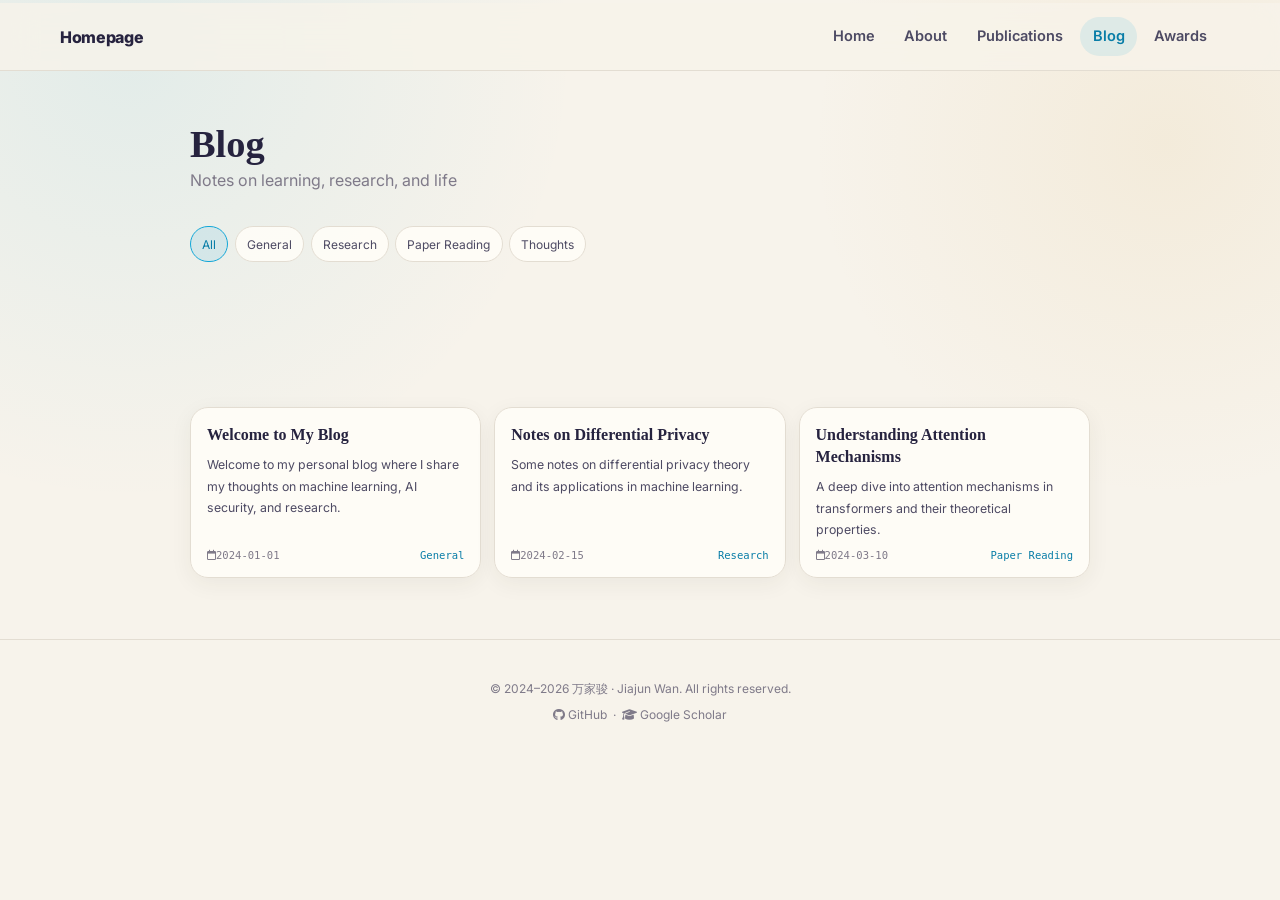
<file: blog/index.html>
<!DOCTYPE html>
<html lang="zh-CN">
<head>
    <meta charset="UTF-8">
    <meta name="viewport" content="width=device-width, initial-scale=1.0">
    <meta name="description" content="Blog of Jiajun Wan - Personal notes on machine learning, NLP, and research">
    <meta name="author" content="Jiajun Wan">
    <title>Blog - 万家骏</title>
    
    <!-- Fonts -->
    <link rel="preconnect" href="https://fonts.googleapis.com">
    <link rel="preconnect" href="https://fonts.gstatic.com" crossorigin>
    <link href="https://fonts.googleapis.com/css2?family=Inter:wght@400;500;600;700&display=swap" rel="stylesheet">
    
    <!-- Font Awesome -->
    <link rel="stylesheet" href="https://cdnjs.cloudflare.com/ajax/libs/font-awesome/6.4.0/css/all.min.css">
    
    <!-- Theme & language: apply saved preferences before first paint -->
    <script>
        (function () {
            try {
                var t = localStorage.getItem('site-theme');
                if (!t && window.matchMedia && window.matchMedia('(prefers-color-scheme: dark)').matches) t = 'dark';
                if (t === 'dark') document.documentElement.setAttribute('data-theme', 'dark');

                var l = localStorage.getItem('site-lang');
                if (!l) {
                    var nav = (navigator.language || navigator.userLanguage || '').toLowerCase();
                    l = nav.indexOf('zh') === 0 ? 'zh' : 'en';
                }
                document.documentElement.setAttribute('data-lang', l === 'en' ? 'en' : 'zh');
                document.documentElement.lang = l === 'en' ? 'en' : 'zh-CN';
            } catch (e) { /* ignore */ }
        })();
    </script>

    <!-- Custom CSS -->
    <link rel="stylesheet" href="../css/style.css">
    
    <!-- Favicon -->
    <link rel="icon" href="data:image/svg+xml,<svg xmlns='http://www.w3.org/2000/svg' viewBox='0 0 100 100'><text y='.9em' font-size='90'>🎓</text></svg>">
</head>
<body>

    <!-- Reading progress bar -->
    <div class="progress-bar" aria-hidden="true"></div>

    <!-- Navigation Bar -->
    <header class="top-nav">
        <div class="top-nav-container">
            <a href="../index.html" class="homepage-link">Homepage</a>
            
            <!-- Main Navigation Menu -->
            <nav class="main-nav" id="main-nav">
                <a href="../index.html"><span data-i18n="nav.home">首页</span></a>
                <a href="../index.html#about"><span data-i18n="nav.about">关于</span></a>
                <a href="../index.html#publications"><span data-i18n="nav.publications">论文</span></a>
                <a href="index.html" class="active"><span data-i18n="nav.blog">博客</span></a>
                <a href="../index.html#honors"><span data-i18n="nav.awards">荣誉</span></a>
            </nav>
            
            <!-- Mobile Menu Toggle -->
            <button class="mobile-menu-toggle" id="menu-toggle" type="button" aria-label="打开菜单" aria-expanded="false" aria-controls="main-nav">
                <i class="fa-solid fa-bars"></i>
            </button>
        </div>
    </header>

    <!-- Blog Header -->
    <div class="blog-header">
        <h1 data-i18n="blog.title">博客</h1>
        <p data-i18n="blog.subtitle">记录学习笔记、研究思考和生活感悟</p>
    </div>

    <!-- Blog Categories -->
    <div class="blog-categories" id="blog-categories">
        <button class="blog-category-tag active" data-category="all">全部</button>
        <button class="blog-category-tag" data-category="pg">通用</button>
        <button class="blog-category-tag" data-category="research">研究</button>
        <button class="blog-category-tag" data-category="pr">论文阅读</button>
        <button class="blog-category-tag" data-category="thoughts">随笔</button>
    </div>

    <!-- Blog Content Wrapper -->
    <div class="wrapper" style="display: block; max-width: 900px;">
        
        <!-- Blog List -->
        <div class="blog-list" id="blog-list">
            
            <!-- Blog Post 1 -->
            <a href="posts/welcome.html" class="blog-card">
                <h3 class="blog-card-title">Welcome to My Blog</h3>
                <p class="blog-card-excerpt">Welcome to my personal blog where I share my thoughts on machine learning, AI safety, and research.</p>
                <div class="blog-card-meta">
                    <span class="blog-card-date">
                        <i class="fa-regular fa-calendar"></i>
                        2024-01-01
                    </span>
                    <span class="blog-card-category">General</span>
                </div>
            </a>
            
            <!-- Blog Post 2 -->
            <a href="posts/differential-privacy-notes.html" class="blog-card">
                <h3 class="blog-card-title">Notes on Differential Privacy</h3>
                <p class="blog-card-excerpt">Some notes on differential privacy theory and its applications in machine learning.</p>
                <div class="blog-card-meta">
                    <span class="blog-card-date">
                        <i class="fa-regular fa-calendar"></i>
                        2024-02-15
                    </span>
                    <span class="blog-card-category">Research</span>
                </div>
            </a>
            
            <!-- Blog Post 3 -->
            <a href="posts/attention-mechanisms.html" class="blog-card">
                <h3 class="blog-card-title">Understanding Attention Mechanisms</h3>
                <p class="blog-card-excerpt">A deep dive into attention mechanisms in transformers and their theoretical properties.</p>
                <div class="blog-card-meta">
                    <span class="blog-card-date">
                        <i class="fa-regular fa-calendar"></i>
                        2024-03-10
                    </span>
                    <span class="blog-card-category">Paper Reading</span>
                </div>
            </a>
            
        </div>
        
    </div>

    <!-- Footer -->
    <footer class="site-footer">
        <p>&copy; 2024&ndash;2026 万家骏 · Jiajun Wan. All rights reserved.</p>
        <p class="footer-meta">
            <a href="https://github.com/Aplus-Nexus" target="_blank" rel="noopener noreferrer"><i class="fa-brands fa-github"></i> GitHub</a>
            &nbsp;&middot;&nbsp;
            <a href="https://scholar.google.com/citations?user=kysk1N0AAAAJ" target="_blank" rel="noopener noreferrer"><i class="fa-solid fa-graduation-cap"></i> Google Scholar</a>
        </p>
    </footer>

    <button class="back-to-top" id="back-to-top" type="button" aria-label="回到顶部"><i class="fa-solid fa-chevron-up"></i></button>

    <!-- JavaScript -->
    <script src="../js/main.js"></script>
</body>
</html>
</file>
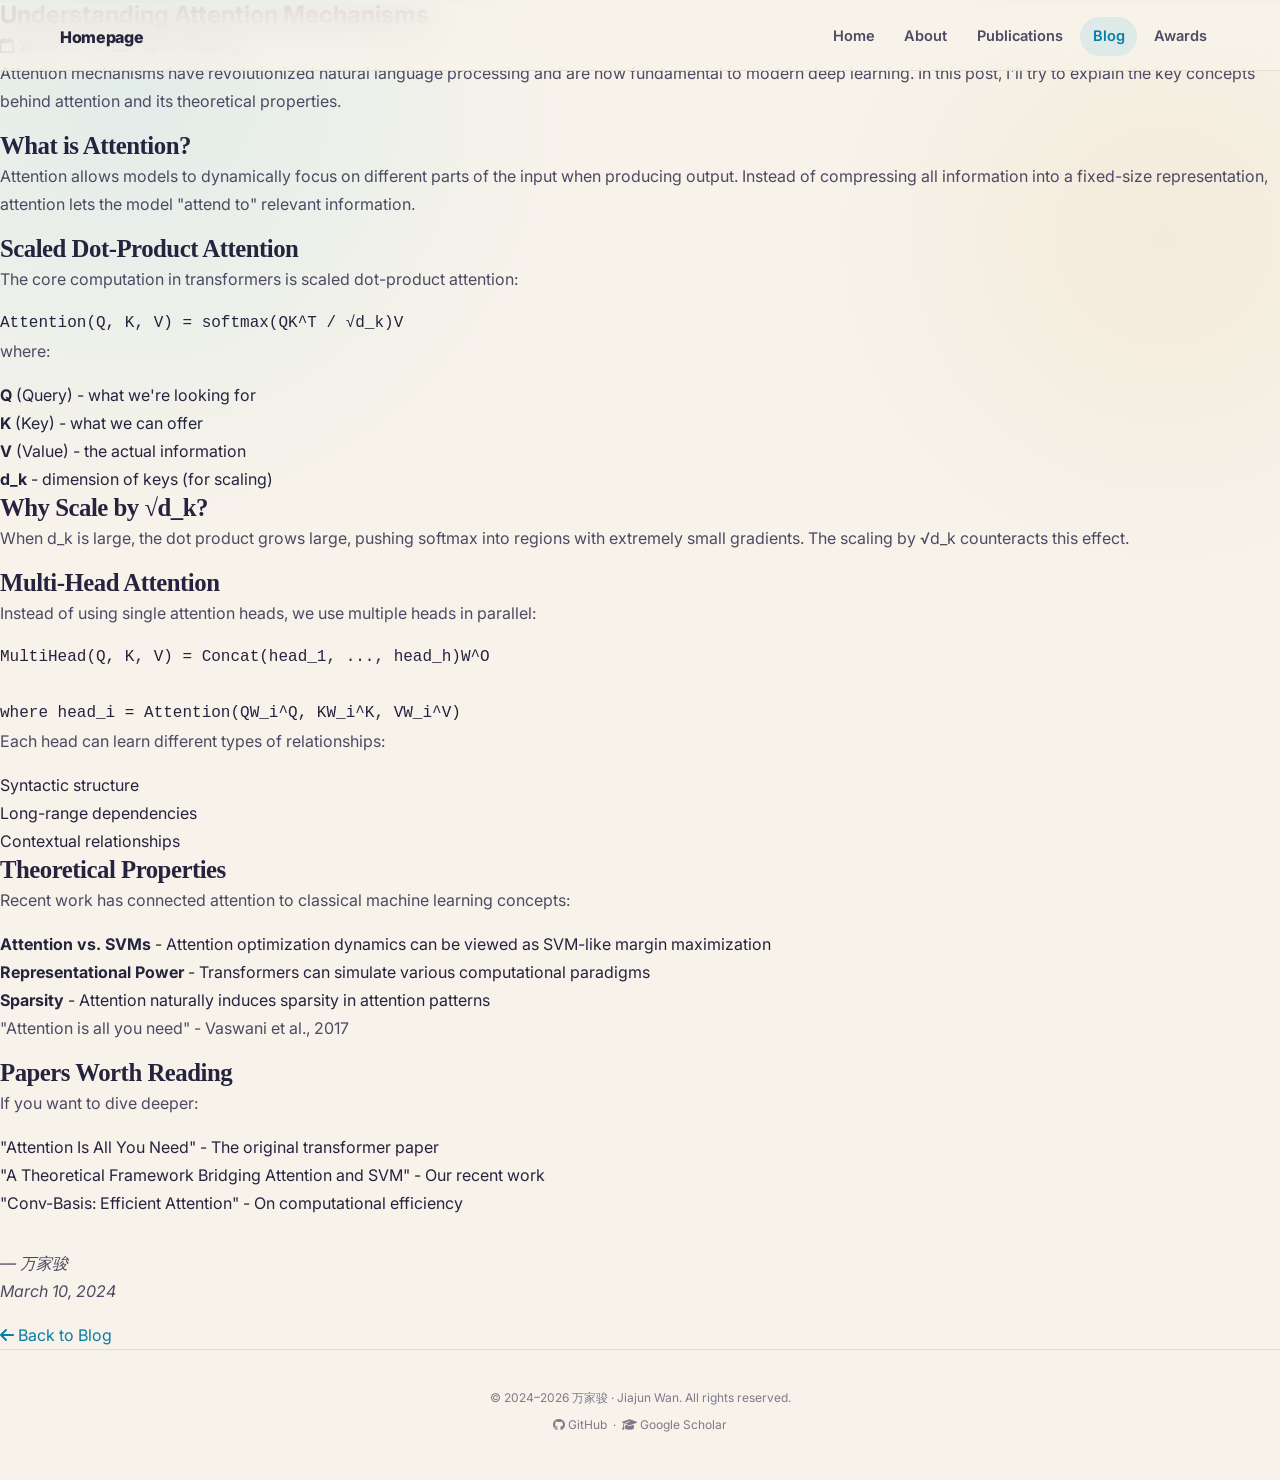
<file: blog/posts/attention-mechanisms.html>
<!DOCTYPE html>
<html lang="zh-CN">
<head>
    <meta charset="UTF-8">
    <meta name="viewport" content="width=device-width, initial-scale=1.0">
    <meta name="description" content="Understanding Attention Mechanisms - 万家骏">
    <meta name="author" content="Jiajun Wan">
    <title>Understanding Attention Mechanisms - 万家骏</title>
    
    <!-- Fonts -->
    <link rel="preconnect" href="https://fonts.googleapis.com">
    <link rel="preconnect" href="https://fonts.gstatic.com" crossorigin>
    <link href="https://fonts.googleapis.com/css2?family=Inter:wght@400;500;600;700&display=swap" rel="stylesheet">
    
    <!-- Font Awesome -->
    <link rel="stylesheet" href="https://cdnjs.cloudflare.com/ajax/libs/font-awesome/6.4.0/css/all.min.css">
    
    <!-- Theme & language: apply saved preferences before first paint -->
    <script>
        (function () {
            try {
                var t = localStorage.getItem('site-theme');
                if (!t && window.matchMedia && window.matchMedia('(prefers-color-scheme: dark)').matches) t = 'dark';
                if (t === 'dark') document.documentElement.setAttribute('data-theme', 'dark');

                var l = localStorage.getItem('site-lang');
                if (!l) {
                    var nav = (navigator.language || navigator.userLanguage || '').toLowerCase();
                    l = nav.indexOf('zh') === 0 ? 'zh' : 'en';
                }
                document.documentElement.setAttribute('data-lang', l === 'en' ? 'en' : 'zh');
                document.documentElement.lang = l === 'en' ? 'en' : 'zh-CN';
            } catch (e) { /* ignore */ }
        })();
    </script>

    <!-- Custom CSS -->
    <link rel="stylesheet" href="../../css/style.css">
    
    <!-- Favicon -->
    <link rel="icon" href="data:image/svg+xml,<svg xmlns='http://www.w3.org/2000/svg' viewBox='0 0 100 100'><text y='.9em' font-size='90'>🎓</text></svg>">
</head>
<body>

    <!-- Reading progress bar -->
    <div class="progress-bar" aria-hidden="true"></div>

    <!-- Navigation Bar -->
    <header class="top-nav">
        <div class="top-nav-container">
            <a href="../../index.html" class="homepage-link">Homepage</a>
            
            <!-- Main Navigation Menu -->
            <nav class="main-nav" id="main-nav">
                <a href="../../index.html"><span data-i18n="nav.home">首页</span></a>
                <a href="../../index.html#about"><span data-i18n="nav.about">关于</span></a>
                <a href="../../index.html#publications"><span data-i18n="nav.publications">论文</span></a>
                <a href="../index.html" class="active"><span data-i18n="nav.blog">博客</span></a>
                <a href="../../index.html#honors"><span data-i18n="nav.awards">荣誉</span></a>
            </nav>
            
            <!-- Mobile Menu Toggle -->
            <button class="mobile-menu-toggle" id="menu-toggle" type="button" aria-label="打开菜单" aria-expanded="false" aria-controls="main-nav">
                <i class="fa-solid fa-bars"></i>
            </button>
        </div>
    </header>

    <!-- Blog Post Content -->
    <article class="blog-post">
        
        <!-- Post Header -->
        <header class="blog-post-header">
            <h1 class="blog-post-title">Understanding Attention Mechanisms</h1>
            <div class="blog-post-meta">
                <span>
                    <i class="fa-regular fa-calendar"></i>
                    2024-03-10
                </span>
                <span>
                    <i class="fa-regular fa-folder"></i>
                    Paper Reading
                </span>
            </div>
        </header>
        
        <!-- Post Content -->
        <div class="blog-post-content">
            <p>Attention mechanisms have revolutionized natural language processing and are now fundamental to modern deep learning. In this post, I'll try to explain the key concepts behind attention and its theoretical properties.</p>
            
            <h2>What is Attention?</h2>
            <p>Attention allows models to dynamically focus on different parts of the input when producing output. Instead of compressing all information into a fixed-size representation, attention lets the model "attend to" relevant information.</p>
            
            <h2>Scaled Dot-Product Attention</h2>
            <p>The core computation in transformers is scaled dot-product attention:</p>
            <pre><code>Attention(Q, K, V) = softmax(QK^T / √d_k)V</code></pre>
            <p>where:</p>
            <ul>
                <li><strong>Q</strong> (Query) - what we're looking for</li>
                <li><strong>K</strong> (Key) - what we can offer</li>
                <li><strong>V</strong> (Value) - the actual information</li>
                <li><strong>d_k</strong> - dimension of keys (for scaling)</li>
            </ul>
            
            <h2>Why Scale by √d_k?</h2>
            <p>When d_k is large, the dot product grows large, pushing softmax into regions with extremely small gradients. The scaling by √d_k counteracts this effect.</p>
            
            <h2>Multi-Head Attention</h2>
            <p>Instead of using single attention heads, we use multiple heads in parallel:</p>
            <pre><code>MultiHead(Q, K, V) = Concat(head_1, ..., head_h)W^O

where head_i = Attention(QW_i^Q, KW_i^K, VW_i^V)</code></pre>
            <p>Each head can learn different types of relationships:</p>
            <ul>
                <li>Syntactic structure</li>
                <li>Long-range dependencies</li>
                <li>Contextual relationships</li>
            </ul>
            
            <h2>Theoretical Properties</h2>
            <p>Recent work has connected attention to classical machine learning concepts:</p>
            <ul>
                <li><strong>Attention vs. SVMs</strong> - Attention optimization dynamics can be viewed as SVM-like margin maximization</li>
                <li><strong>Representational Power</strong> - Transformers can simulate various computational paradigms</li>
                <li><strong>Sparsity</strong> - Attention naturally induces sparsity in attention patterns</li>
            </ul>
            
            <blockquote>
                <p>"Attention is all you need" - Vaswani et al., 2017</p>
            </blockquote>
            
            <h2>Papers Worth Reading</h2>
            <p>If you want to dive deeper:</p>
            <ul>
                <li>"Attention Is All You Need" - The original transformer paper</li>
                <li>"A Theoretical Framework Bridging Attention and SVM" - Our recent work</li>
                <li>"Conv-Basis: Efficient Attention" - On computational efficiency</li>
            </ul>
            
            <p style="margin-top: 2rem;">
                <em>— 万家骏</em><br>
                <em>March 10, 2024</em>
            </p>
        </div>
        
        <!-- Back to Blog -->
        <a href="../index.html" class="back-to-blog">
            <i class="fa-solid fa-arrow-left"></i>
            Back to Blog
        </a>
        
    </article>

    <!-- Footer -->
    <footer class="site-footer">
        <p>&copy; 2024&ndash;2026 万家骏 · Jiajun Wan. All rights reserved.</p>
        <p class="footer-meta">
            <a href="https://github.com/Aplus-Nexus" target="_blank" rel="noopener noreferrer"><i class="fa-brands fa-github"></i> GitHub</a>
            &nbsp;&middot;&nbsp;
            <a href="https://scholar.google.com/citations?user=kysk1N0AAAAJ" target="_blank" rel="noopener noreferrer"><i class="fa-solid fa-graduation-cap"></i> Google Scholar</a>
        </p>
    </footer>

    <button class="back-to-top" id="back-to-top" type="button" aria-label="回到顶部"><i class="fa-solid fa-chevron-up"></i></button>

    <!-- JavaScript -->
    <script src="../../js/main.js"></script>
</body>
</html>
</file>
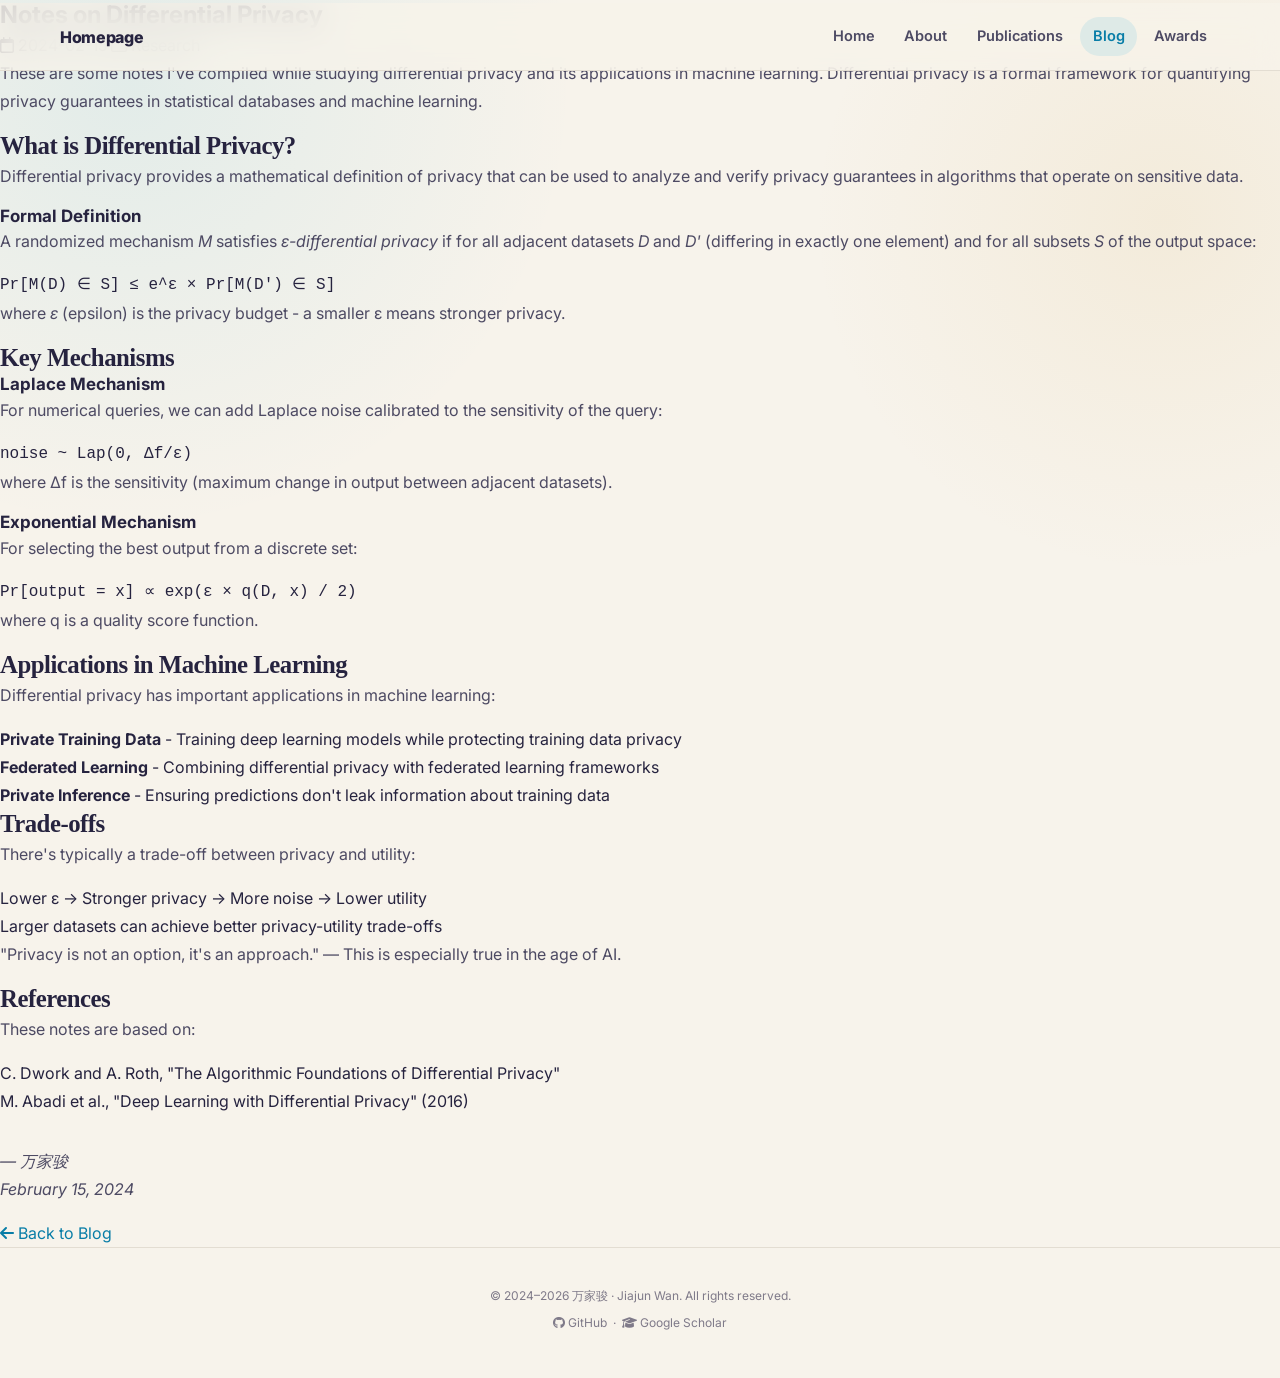
<file: blog/posts/differential-privacy-notes.html>
<!DOCTYPE html>
<html lang="zh-CN">
<head>
    <meta charset="UTF-8">
    <meta name="viewport" content="width=device-width, initial-scale=1.0">
    <meta name="description" content="Notes on Differential Privacy - 万家骏">
    <meta name="author" content="Jiajun Wan">
    <title>Notes on Differential Privacy - 万家骏</title>
    
    <!-- Fonts -->
    <link rel="preconnect" href="https://fonts.googleapis.com">
    <link rel="preconnect" href="https://fonts.gstatic.com" crossorigin>
    <link href="https://fonts.googleapis.com/css2?family=Inter:wght@400;500;600;700&display=swap" rel="stylesheet">
    
    <!-- Font Awesome -->
    <link rel="stylesheet" href="https://cdnjs.cloudflare.com/ajax/libs/font-awesome/6.4.0/css/all.min.css">
    
    <!-- Theme & language: apply saved preferences before first paint -->
    <script>
        (function () {
            try {
                var t = localStorage.getItem('site-theme');
                if (!t && window.matchMedia && window.matchMedia('(prefers-color-scheme: dark)').matches) t = 'dark';
                if (t === 'dark') document.documentElement.setAttribute('data-theme', 'dark');

                var l = localStorage.getItem('site-lang');
                if (!l) {
                    var nav = (navigator.language || navigator.userLanguage || '').toLowerCase();
                    l = nav.indexOf('zh') === 0 ? 'zh' : 'en';
                }
                document.documentElement.setAttribute('data-lang', l === 'en' ? 'en' : 'zh');
                document.documentElement.lang = l === 'en' ? 'en' : 'zh-CN';
            } catch (e) { /* ignore */ }
        })();
    </script>

    <!-- Custom CSS -->
    <link rel="stylesheet" href="../../css/style.css">
    
    <!-- Favicon -->
    <link rel="icon" href="data:image/svg+xml,<svg xmlns='http://www.w3.org/2000/svg' viewBox='0 0 100 100'><text y='.9em' font-size='90'>🎓</text></svg>">
</head>
<body>

    <!-- Reading progress bar -->
    <div class="progress-bar" aria-hidden="true"></div>

    <!-- Navigation Bar -->
    <header class="top-nav">
        <div class="top-nav-container">
            <a href="../../index.html" class="homepage-link">Homepage</a>
            
            <!-- Main Navigation Menu -->
            <nav class="main-nav" id="main-nav">
                <a href="../../index.html"><span data-i18n="nav.home">首页</span></a>
                <a href="../../index.html#about"><span data-i18n="nav.about">关于</span></a>
                <a href="../../index.html#publications"><span data-i18n="nav.publications">论文</span></a>
                <a href="../index.html" class="active"><span data-i18n="nav.blog">博客</span></a>
                <a href="../../index.html#honors"><span data-i18n="nav.awards">荣誉</span></a>
            </nav>
            
            <!-- Mobile Menu Toggle -->
            <button class="mobile-menu-toggle" id="menu-toggle" type="button" aria-label="打开菜单" aria-expanded="false" aria-controls="main-nav">
                <i class="fa-solid fa-bars"></i>
            </button>
        </div>
    </header>

    <!-- Blog Post Content -->
    <article class="blog-post">
        
        <!-- Post Header -->
        <header class="blog-post-header">
            <h1 class="blog-post-title">Notes on Differential Privacy</h1>
            <div class="blog-post-meta">
                <span>
                    <i class="fa-regular fa-calendar"></i>
                    2024-02-15
                </span>
                <span>
                    <i class="fa-regular fa-folder"></i>
                    Research
                </span>
            </div>
        </header>
        
        <!-- Post Content -->
        <div class="blog-post-content">
            <p>These are some notes I've compiled while studying differential privacy and its applications in machine learning. Differential privacy is a formal framework for quantifying privacy guarantees in statistical databases and machine learning.</p>
            
            <h2>What is Differential Privacy?</h2>
            <p>Differential privacy provides a mathematical definition of privacy that can be used to analyze and verify privacy guarantees in algorithms that operate on sensitive data.</p>
            
            <h3>Formal Definition</h3>
            <p>A randomized mechanism <em>M</em> satisfies <em>ε-differential privacy</em> if for all adjacent datasets <em>D</em> and <em>D'</em> (differing in exactly one element) and for all subsets <em>S</em> of the output space:</p>
            <pre><code>Pr[M(D) ∈ S] ≤ e^ε × Pr[M(D') ∈ S]</code></pre>
            <p>where <em>ε</em> (epsilon) is the privacy budget - a smaller ε means stronger privacy.</p>
            
            <h2>Key Mechanisms</h2>
            
            <h3>Laplace Mechanism</h3>
            <p>For numerical queries, we can add Laplace noise calibrated to the sensitivity of the query:</p>
            <pre><code>noise ~ Lap(0, Δf/ε)</code></pre>
            <p>where Δf is the sensitivity (maximum change in output between adjacent datasets).</p>
            
            <h3>Exponential Mechanism</h3>
            <p>For selecting the best output from a discrete set:</p>
            <pre><code>Pr[output = x] ∝ exp(ε × q(D, x) / 2)</code></pre>
            <p>where q is a quality score function.</p>
            
            <h2>Applications in Machine Learning</h2>
            <p>Differential privacy has important applications in machine learning:</p>
            <ul>
                <li><strong>Private Training Data</strong> - Training deep learning models while protecting training data privacy</li>
                <li><strong>Federated Learning</strong> - Combining differential privacy with federated learning frameworks</li>
                <li><strong>Private Inference</strong> - Ensuring predictions don't leak information about training data</li>
            </ul>
            
            <h2>Trade-offs</h2>
            <p>There's typically a trade-off between privacy and utility:</p>
            <ul>
                <li>Lower ε → Stronger privacy → More noise → Lower utility</li>
                <li>Larger datasets can achieve better privacy-utility trade-offs</li>
            </ul>
            
            <blockquote>
                <p>"Privacy is not an option, it's an approach." — This is especially true in the age of AI.</p>
            </blockquote>
            
            <h2>References</h2>
            <p>These notes are based on:</p>
            <ul>
                <li>C. Dwork and A. Roth, "The Algorithmic Foundations of Differential Privacy"</li>
                <li>M. Abadi et al., "Deep Learning with Differential Privacy" (2016)</li>
            </ul>
            
            <p style="margin-top: 2rem;">
                <em>— 万家骏</em><br>
                <em>February 15, 2024</em>
            </p>
        </div>
        
        <!-- Back to Blog -->
        <a href="../index.html" class="back-to-blog">
            <i class="fa-solid fa-arrow-left"></i>
            Back to Blog
        </a>
        
    </article>

    <!-- Footer -->
    <footer class="site-footer">
        <p>&copy; 2024&ndash;2026 万家骏 · Jiajun Wan. All rights reserved.</p>
        <p class="footer-meta">
            <a href="https://github.com/Aplus-Nexus" target="_blank" rel="noopener noreferrer"><i class="fa-brands fa-github"></i> GitHub</a>
            &nbsp;&middot;&nbsp;
            <a href="https://scholar.google.com/citations?user=kysk1N0AAAAJ" target="_blank" rel="noopener noreferrer"><i class="fa-solid fa-graduation-cap"></i> Google Scholar</a>
        </p>
    </footer>

    <button class="back-to-top" id="back-to-top" type="button" aria-label="回到顶部"><i class="fa-solid fa-chevron-up"></i></button>

    <!-- JavaScript -->
    <script src="../../js/main.js"></script>
</body>
</html>
</file>
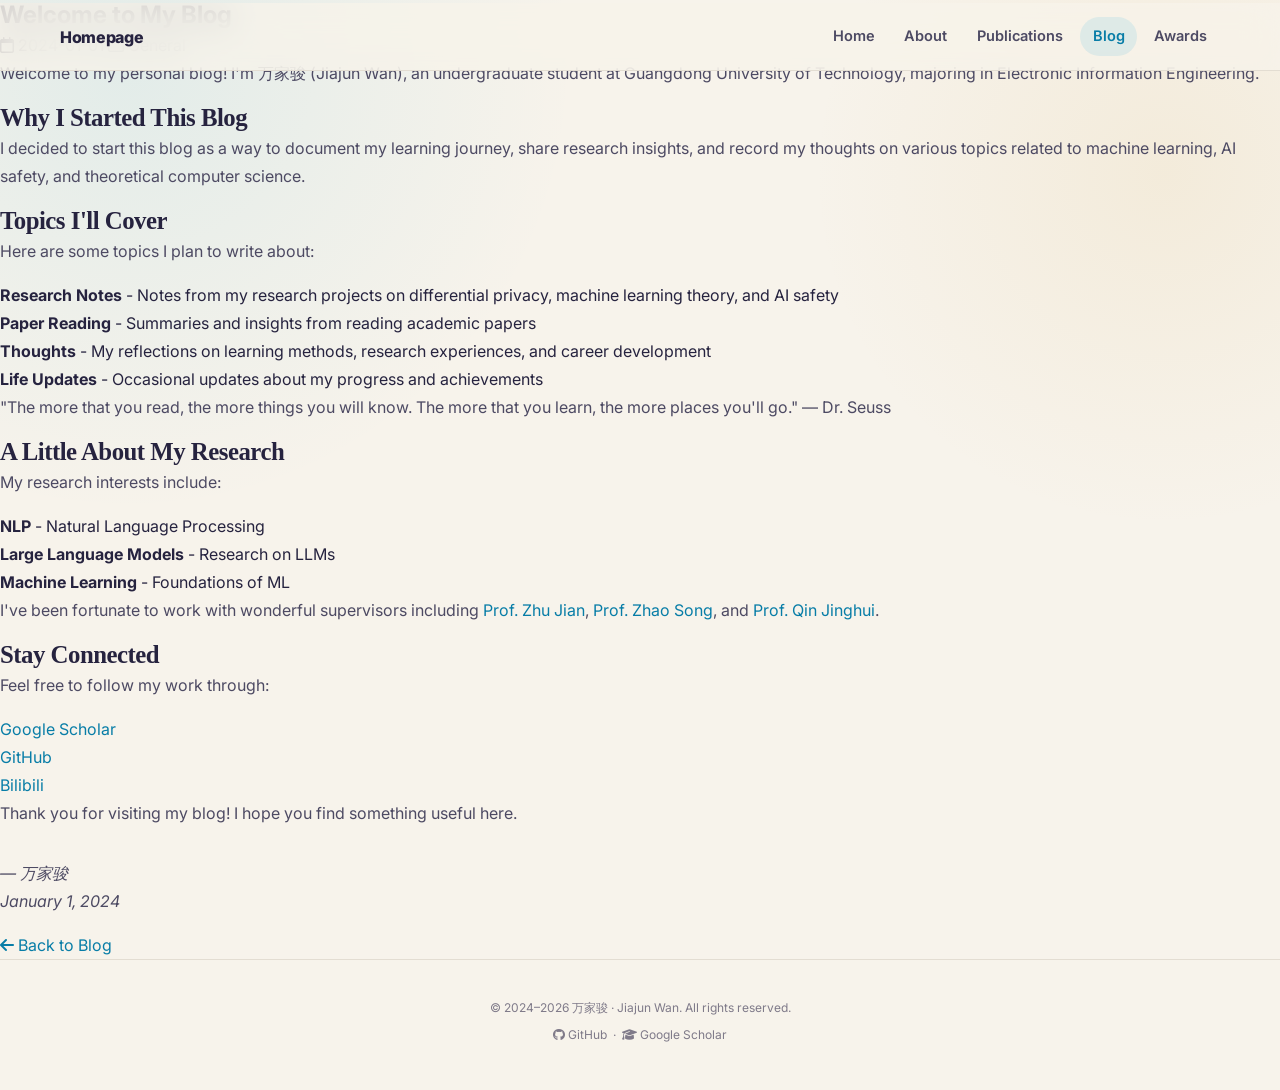
<file: blog/posts/welcome.html>
<!DOCTYPE html>
<html lang="zh-CN">
<head>
    <meta charset="UTF-8">
    <meta name="viewport" content="width=device-width, initial-scale=1.0">
    <meta name="description" content="Welcome to My Blog - 万家骏">
    <meta name="author" content="Jiajun Wan">
    <title>Welcome to My Blog - 万家骏</title>
    
    <!-- Fonts -->
    <link rel="preconnect" href="https://fonts.googleapis.com">
    <link rel="preconnect" href="https://fonts.gstatic.com" crossorigin>
    <link href="https://fonts.googleapis.com/css2?family=Inter:wght@400;500;600;700&display=swap" rel="stylesheet">
    
    <!-- Font Awesome -->
    <link rel="stylesheet" href="https://cdnjs.cloudflare.com/ajax/libs/font-awesome/6.4.0/css/all.min.css">
    
    <!-- Theme & language: apply saved preferences before first paint -->
    <script>
        (function () {
            try {
                var t = localStorage.getItem('site-theme');
                if (!t && window.matchMedia && window.matchMedia('(prefers-color-scheme: dark)').matches) t = 'dark';
                if (t === 'dark') document.documentElement.setAttribute('data-theme', 'dark');

                var l = localStorage.getItem('site-lang');
                if (!l) {
                    var nav = (navigator.language || navigator.userLanguage || '').toLowerCase();
                    l = nav.indexOf('zh') === 0 ? 'zh' : 'en';
                }
                document.documentElement.setAttribute('data-lang', l === 'en' ? 'en' : 'zh');
                document.documentElement.lang = l === 'en' ? 'en' : 'zh-CN';
            } catch (e) { /* ignore */ }
        })();
    </script>

    <!-- Custom CSS -->
    <link rel="stylesheet" href="../../css/style.css">
    
    <!-- Favicon -->
    <link rel="icon" href="data:image/svg+xml,<svg xmlns='http://www.w3.org/2000/svg' viewBox='0 0 100 100'><text y='.9em' font-size='90'>🎓</text></svg>">
</head>
<body>

    <!-- Reading progress bar -->
    <div class="progress-bar" aria-hidden="true"></div>

    <!-- Navigation Bar -->
    <header class="top-nav">
        <div class="top-nav-container">
            <a href="../../index.html" class="homepage-link">Homepage</a>
            
            <!-- Main Navigation Menu -->
            <nav class="main-nav" id="main-nav">
                <a href="../../index.html"><span data-i18n="nav.home">首页</span></a>
                <a href="../../index.html#about"><span data-i18n="nav.about">关于</span></a>
                <a href="../../index.html#publications"><span data-i18n="nav.publications">论文</span></a>
                <a href="../index.html" class="active"><span data-i18n="nav.blog">博客</span></a>
                <a href="../../index.html#honors"><span data-i18n="nav.awards">荣誉</span></a>
            </nav>
            
            <!-- Mobile Menu Toggle -->
            <button class="mobile-menu-toggle" id="menu-toggle" type="button" aria-label="打开菜单" aria-expanded="false" aria-controls="main-nav">
                <i class="fa-solid fa-bars"></i>
            </button>
        </div>
    </header>

    <!-- Blog Post Content -->
    <article class="blog-post">
        
        <!-- Post Header -->
        <header class="blog-post-header">
            <h1 class="blog-post-title">Welcome to My Blog</h1>
            <div class="blog-post-meta">
                <span>
                    <i class="fa-regular fa-calendar"></i>
                    2024-01-01
                </span>
                <span>
                    <i class="fa-regular fa-folder"></i>
                    General
                </span>
            </div>
        </header>
        
        <!-- Post Content -->
        <div class="blog-post-content">
            <p>Welcome to my personal blog! I'm 万家骏 (Jiajun Wan), an undergraduate student at Guangdong University of Technology, majoring in Electronic Information Engineering.</p>
            
            <h2>Why I Started This Blog</h2>
            <p>I decided to start this blog as a way to document my learning journey, share research insights, and record my thoughts on various topics related to machine learning, AI safety, and theoretical computer science.</p>
            
            <h2>Topics I'll Cover</h2>
            <p>Here are some topics I plan to write about:</p>
            <ul>
                <li><strong>Research Notes</strong> - Notes from my research projects on differential privacy, machine learning theory, and AI safety</li>
                <li><strong>Paper Reading</strong> - Summaries and insights from reading academic papers</li>
                <li><strong>Thoughts</strong> - My reflections on learning methods, research experiences, and career development</li>
                <li><strong>Life Updates</strong> - Occasional updates about my progress and achievements</li>
            </ul>
            
            <blockquote>
                <p>"The more that you read, the more things you will know. The more that you learn, the more places you'll go." — Dr. Seuss</p>
            </blockquote>
            
            <h2>A Little About My Research</h2>
            <p>My research interests include:</p>
            <ul>
                <li><strong>NLP</strong> - Natural Language Processing</li>
                <li><strong>Large Language Models</strong> - Research on LLMs</li>
                <li><strong>Machine Learning</strong> - Foundations of ML</li>
            </ul>
            
            <p>I've been fortunate to work with wonderful supervisors including <a href="https://yzw.gdut.edu.cn/info/1082/2464.htm" target="_blank">Prof. Zhu Jian</a>, <a href="https://scholar.google.com.hk/citations?user=yDZct7UAAAAJ" target="_blank">Prof. Zhao Song</a>, and <a href="https://yzw.gdut.edu.cn/info/1079/2217.htm" target="_blank">Prof. Qin Jinghui</a>.</p>
            
            <h2>Stay Connected</h2>
            <p>Feel free to follow my work through:</p>
            <ul>
                <li><a href="https://scholar.google.com/citations?user=kysk1N0AAAAJ" target="_blank">Google Scholar</a></li>
                <li><a href="https://github.com/Aplus-Nexus" target="_blank">GitHub</a></li>
                <li><a href="https://space.bilibili.com/83721608" target="_blank">Bilibili</a></li>
            </ul>
            
            <p>Thank you for visiting my blog! I hope you find something useful here.</p>
            
            <p style="margin-top: 2rem;">
                <em>— 万家骏</em><br>
                <em>January 1, 2024</em>
            </p>
        </div>
        
        <!-- Back to Blog -->
        <a href="../index.html" class="back-to-blog">
            <i class="fa-solid fa-arrow-left"></i>
            Back to Blog
        </a>
        
    </article>

    <!-- Footer -->
    <footer class="site-footer">
        <p>&copy; 2024&ndash;2026 万家骏 · Jiajun Wan. All rights reserved.</p>
        <p class="footer-meta">
            <a href="https://github.com/Aplus-Nexus" target="_blank" rel="noopener noreferrer"><i class="fa-brands fa-github"></i> GitHub</a>
            &nbsp;&middot;&nbsp;
            <a href="https://scholar.google.com/citations?user=kysk1N0AAAAJ" target="_blank" rel="noopener noreferrer"><i class="fa-solid fa-graduation-cap"></i> Google Scholar</a>
        </p>
    </footer>

    <button class="back-to-top" id="back-to-top" type="button" aria-label="回到顶部"><i class="fa-solid fa-chevron-up"></i></button>

    <!-- JavaScript -->
    <script src="../../js/main.js"></script>
</body>
</html>
</file>
<file: css/style.css>
:root {
  color-scheme: light;
  --paper: #f7f3eb;
  --paper-deep: #eee8dc;
  --surface: rgba(255, 253, 248, .88);
  --surface-solid: #fffdf8;
  --ink: #26233f;
  --ink-soft: #4d4a63;
  --muted: #7f7a89;
  --line: #e3ddd2;
  --line-strong: #cfc5b7;
  --blue: #12a6d7;
  --blue-dark: #087da7;
  --blue-soft: rgba(18, 166, 215, .11);
  --navy: #2b2a66;
  --gold: #d5ab55;
  --shadow: 0 18px 45px rgba(53, 45, 38, .09);
  --shadow-soft: 0 6px 22px rgba(53, 45, 38, .06);
  --sans: Inter, -apple-system, BlinkMacSystemFont, "Segoe UI", "PingFang SC", "Microsoft YaHei", sans-serif;
  --serif: "Noto Serif SC", "Songti SC", SimSun, serif;
  --mono: "JetBrains Mono", "SF Mono", Consolas, monospace;
  --radius: 18px;
  --nav-height: 68px;
  --max: 1160px;
  --ease: cubic-bezier(.22, 1, .36, 1);
}
[data-theme="dark"] {
  color-scheme: dark;
  --paper: #171726;
  --paper-deep: #11111d;
  --surface: rgba(31, 31, 48, .9);
  --surface-solid: #1f1f30;
  --ink: #f7f3eb;
  --ink-soft: #c4bfd0;
  --muted: #9490a4;
  --line: #35344b;
  --line-strong: #4a4964;
  --blue: #42c7ee;
  --blue-dark: #85e3ff;
  --blue-soft: rgba(66, 199, 238, .12);
  --navy: #bdb8ff;
  --gold: #e3bf6a;
  --shadow: 0 18px 50px rgba(0, 0, 0, .32);
  --shadow-soft: 0 6px 24px rgba(0, 0, 0, .2);
}
*, *::before, *::after { box-sizing: border-box; margin: 0; padding: 0; }
html { scroll-behavior: smooth; scroll-padding-top: calc(var(--nav-height) + 24px); -webkit-font-smoothing: antialiased; }
body {
  min-height: 100vh; color: var(--ink); background:
    radial-gradient(circle at 10% 6%, rgba(18, 166, 215, .09), transparent 28rem),
    radial-gradient(circle at 91% 16%, rgba(213, 171, 85, .11), transparent 22rem),
    var(--paper);
  font: 16px/1.75 var(--sans); transition: background .35s ease, color .35s ease;
}
body::before { position: fixed; inset: 0; z-index: -1; pointer-events: none; opacity: .26; content: ""; background-image: radial-gradient(rgba(43,42,102,.12) .65px, transparent .65px); background-size: 22px 22px; mask-image: linear-gradient(to bottom, #000, transparent 70%); }
body.modal-open { overflow: hidden; }
h1, h2, h3 { line-height: 1.28; color: var(--ink); }
h2 { font: 800 1.55rem/1.25 var(--serif); letter-spacing: -.02em; }
h3 { font-size: 1.06rem; }
p { color: var(--ink-soft); margin-bottom: 1rem; }
a { color: var(--blue-dark); text-decoration: none; transition: color .2s ease, transform .2s ease, border-color .2s ease, background .2s ease; }
a:hover { color: var(--navy); }
img { display: block; max-width: 100%; }
ul { list-style: none; }
button { font: inherit; }
:focus-visible { outline: 3px solid rgba(18,166,215,.35); outline-offset: 3px; border-radius: 5px; }
::selection { color: var(--ink); background: rgba(18,166,215,.2); }
.zh-copy { display: inline; } .en-copy { display: none; }
[data-lang="en"] .zh-copy { display: none; } [data-lang="en"] .en-copy { display: inline; }

.progress-bar { position: fixed; top: 0; left: 0; z-index: 2000; width: 100%; height: 3px; transform: scaleX(0); transform-origin: left; background: linear-gradient(90deg, var(--blue), var(--gold)); pointer-events: none; }
.top-nav { position: fixed; inset: 3px 0 auto; z-index: 1000; height: var(--nav-height); border-bottom: 1px solid var(--line); background: color-mix(in srgb, var(--paper) 82%, transparent); backdrop-filter: blur(17px) saturate(140%); -webkit-backdrop-filter: blur(17px) saturate(140%); }
.top-nav-container { display: flex; align-items: center; justify-content: space-between; gap: 1.1rem; width: min(var(--max), calc(100% - 2rem)); height: 100%; margin: auto; }
.homepage-link { display: inline-flex; align-items: center; gap: .58rem; color: var(--ink) !important; font-weight: 800; letter-spacing: -.02em; white-space: nowrap; }
.brand-dot { width: 13px; height: 13px; border: 3px solid var(--blue); border-radius: 50%; box-shadow: 0 0 0 5px rgba(18,166,215,.12); }
.main-nav { display: flex; align-items: center; gap: .25rem; }
.main-nav a { padding: .45rem .8rem; border-radius: 999px; color: var(--ink-soft) !important; font-size: .91rem; font-weight: 600; }
.main-nav a:hover, .main-nav a.active { color: var(--blue-dark) !important; background: var(--blue-soft); }
.nav-actions { display: flex; align-items: center; gap: .45rem; }
.theme-toggle, .lang-toggle, .mobile-menu-toggle { display: inline-grid; place-items: center; width: 38px; height: 38px; border: 1px solid var(--line); border-radius: 11px; background: var(--surface-solid); color: var(--ink-soft); cursor: pointer; box-shadow: var(--shadow-soft); transition: transform .2s var(--ease), border-color .2s ease, color .2s ease; }
.theme-toggle:hover, .lang-toggle:hover, .mobile-menu-toggle:hover { color: var(--blue-dark); border-color: var(--blue); transform: translateY(-1px); }
.lang-toggle { width: auto; padding: 0 .65rem; font-size: .78rem; font-weight: 800; }
.theme-toggle .fa-sun { display: none; } [data-theme="dark"] .theme-toggle .fa-sun { display: block; } [data-theme="dark"] .theme-toggle .fa-moon { display: none; }
.mobile-menu-toggle { display: none; }

.wrapper { display: grid; grid-template-columns: 280px minmax(0, 1fr); gap: clamp(2rem, 5vw, 4.4rem); align-items: start; width: min(var(--max), calc(100% - 2rem)); margin: 0 auto; padding: calc(var(--nav-height) + 3.8rem) 0 3.8rem; }
.sidebar { position: sticky; top: calc(var(--nav-height) + 2rem); display: flex; flex-direction: column; align-items: center; gap: .92rem; text-align: center; }
.brand-card { position: relative; width: 100%; padding: 1rem; overflow: hidden; border: 1px solid var(--line); border-radius: 24px; background: var(--surface); box-shadow: var(--shadow-soft); }
.brand-card::after { position: absolute; right: -24px; bottom: -32px; width: 120px; height: 120px; border: 2px dashed rgba(18,166,215,.3); border-radius: 50%; content: ""; }
.brand-logo { width: 112px; height: 112px; margin: 0 auto .65rem; object-fit: cover; border-radius: 22px; }
.brand-kicker { display: block; color: var(--muted); font: .56rem/1.4 var(--mono); letter-spacing: .08em; }
.avatar-ring { position: relative; padding: 5px; border-radius: 50%; background: conic-gradient(from 210deg, var(--blue), var(--gold), var(--navy), var(--blue)); box-shadow: 0 12px 30px rgba(18,166,215,.18); }
.profile-photo { position: relative; width: 132px; height: 132px; border: 4px solid var(--paper); border-radius: 50%; object-fit: cover; }
.site-name { margin-top: .3rem; font: 800 1.4rem/1.15 var(--serif); }
.site-name-cn { display: block; margin-top: .35rem; color: var(--muted); font: 500 .72rem/1 var(--mono); letter-spacing: .08em; }
.bio-tagline { max-width: 245px; margin: 0; color: var(--ink-soft); font-size: .91rem; }
.contact-box { width: 100%; padding: .8rem .9rem; border-top: 1px solid var(--line); border-bottom: 1px solid var(--line); text-align: left; }
.contact-box p { display: flex; align-items: center; gap: .6rem; margin: .25rem 0; color: var(--ink-soft); font-size: .78rem; }
.contact-box i { width: 1.1rem; color: var(--blue-dark); text-align: center; }
.social-links { width: 100%; }
.social-links ul { display: grid; gap: .35rem; }
.social-links a { display: flex; align-items: center; gap: .6rem; padding: .42rem .65rem; border-radius: 9px; color: var(--ink-soft); font-size: .78rem; }
.social-links a:hover { color: var(--blue-dark); background: var(--blue-soft); }
.social-links i { width: 1.1rem; color: var(--blue); text-align: center; }

.main-content { min-width: 0; }
section { position: relative; margin-bottom: 4.25rem; }
section[data-animate] { transition: opacity .6s var(--ease), transform .6s var(--ease); }
section.pre-animate { opacity: 0; transform: translateY(18px); } section.is-visible { opacity: 1; transform: none; }
.section-label { display: flex; align-items: center; gap: .65rem; margin-bottom: 1rem; color: var(--muted); font: .68rem/1 var(--mono); letter-spacing: .12em; text-transform: uppercase; }
.section-label > span:first-child { color: var(--blue-dark); }
.section-label::after { width: 5rem; height: 1px; background: var(--line-strong); content: ""; }
.section-label .view-all { margin-left: auto; color: var(--blue-dark); font: 600 .72rem/1 var(--sans); letter-spacing: 0; text-transform: none; }
.hero-section { padding: 2.2rem 0 2.8rem; border-bottom: 1px solid var(--line); }
.hero-section h2 { max-width: 760px; font-size: clamp(2.05rem, 4vw, 3.75rem); }
.hero-section h2 em { color: var(--blue-dark); font-style: normal; }
.lead-copy { max-width: 710px; margin-top: 1.4rem; font-size: 1.05rem; line-height: 1.9; }
.interest-chips { display: flex; flex-wrap: wrap; gap: .55rem; margin-top: 1.5rem; }
.chip { display: inline-flex; align-items: center; gap: .42rem; padding: .5rem .72rem; border: 1px solid var(--line); border-radius: 999px; background: var(--surface); color: var(--ink-soft); font-size: .78rem; box-shadow: var(--shadow-soft); }
.chip i { color: var(--blue); }

.signal-grid { display: grid; grid-template-columns: repeat(2, minmax(0,1fr)); gap: .8rem; margin-bottom: 1rem; }
.signal-card { display: flex; align-items: center; gap: .8rem; min-height: 84px; padding: 1rem; border: 1px solid var(--line); border-radius: var(--radius); background: var(--surface); color: var(--ink); box-shadow: var(--shadow-soft); }
.signal-card:hover { border-color: var(--blue); transform: translateY(-2px); }
.signal-card-primary { background: linear-gradient(135deg, rgba(18,166,215,.13), var(--surface)); }
.signal-icon { display: grid; flex: 0 0 38px; place-items: center; width: 38px; height: 38px; border-radius: 12px; background: var(--blue-soft); color: var(--blue-dark); }
.signal-copy { display: grid; gap: .18rem; flex: 1; }
.signal-copy strong { color: var(--ink); font-size: .88rem; }
.signal-copy small { color: var(--muted); font-size: .72rem; }
.signal-arrow { color: var(--blue); font-size: .78rem; }
.news-list { border-top: 1px solid var(--line); }
.news-list li { display: grid; grid-template-columns: 66px 1fr; gap: 1rem; padding: .8rem 0; border-bottom: 1px solid var(--line); }
.news-date { color: var(--blue-dark); font: .68rem/1.6 var(--mono); }
.news-text { color: var(--ink-soft); font-size: .86rem; }
.venue-badge { display: inline-flex; align-items: center; padding: .12rem .42rem; border-radius: 5px; font: 700 .68rem/1.35 var(--mono); }
.venue-mm { color: #fff; background: var(--navy); }

.pub-item { display: grid; grid-template-columns: 230px 1fr; gap: 1.35rem; padding: 1.1rem; border: 1px solid var(--line); border-radius: 22px; background: var(--surface); box-shadow: var(--shadow); }
.pub-teaser { position: relative; display: grid; place-items: center; min-height: 180px; overflow: hidden; border-radius: 15px; background: linear-gradient(145deg, var(--navy), #151639); isolation: isolate; }
.pub-teaser::after { content: ""; position: absolute; inset: 0; border: 1px solid rgba(255,255,255,.12); border-radius: inherit; box-shadow: inset 0 0 28px rgba(4, 10, 29, .28); pointer-events: none; }
.pub-teaser-image { display: block; width: 100%; height: 100%; min-height: 180px; object-fit: cover; object-position: center; }
.pub-body { padding: .2rem .2rem .2rem 0; }
.pub-title { color: var(--ink); font: 700 1.05rem/1.45 var(--serif); }
.pub-authors { color: var(--muted); font-size: .78rem; }
.my-name { color: var(--blue-dark); }
.pub-venue { display: flex; flex-wrap: wrap; align-items: center; gap: .55rem; margin: .85rem 0; }
.pub-venue-note { color: var(--muted); font-size: .78rem; }
.pub-links { display: flex; flex-wrap: wrap; gap: .45rem; margin-top: 1rem; }
.pub-btn { display: inline-flex; align-items: center; gap: .4rem; padding: .42rem .65rem; border: 1px solid var(--line-strong); border-radius: 8px; background: var(--surface-solid); color: var(--ink-soft); cursor: pointer; font-size: .74rem; }
.pub-btn:hover, .pub-btn-primary { color: #fff; border-color: var(--blue); background: var(--blue); }
.pub-btn i { font-size: .7rem; }

.award-list { display: grid; gap: .55rem; }
.award-list li { display: grid; grid-template-columns: 28px 1fr auto; align-items: center; gap: .7rem; padding: .65rem .75rem; border-bottom: 1px solid var(--line); }
.award-icon { color: var(--gold); }
.award-text { color: var(--ink-soft); font-size: .85rem; }
.award-year { color: var(--muted); font: .68rem var(--mono); }

.project-grid { display: grid; grid-template-columns: repeat(2, minmax(0, 1fr)); gap: .8rem; }
.project-card { display: flex; flex-direction: column; min-height: 190px; padding: 1.15rem; border: 1px solid var(--line); border-radius: var(--radius); background: var(--surface); box-shadow: var(--shadow-soft); }
.project-card:hover { border-color: var(--blue); transform: translateY(-3px); }
.project-card-featured { background: linear-gradient(145deg, rgba(18,166,215,.15), var(--surface)); }
.project-card-wefish { background: linear-gradient(145deg, rgba(184,242,124,.18), rgba(242,124,92,.08) 62%, var(--surface)); }
.project-card-wefish:hover { border-color: #8acb57; }
.project-mark { width: 42px; height: 42px; margin-bottom: .7rem; border-radius: 12px; box-shadow: 0 8px 18px rgba(16,20,19,.18); }
.project-meta { color: var(--blue-dark); font: .64rem var(--mono); letter-spacing: .1em; }
.project-card h3 { margin-top: .8rem; font: 800 1.2rem var(--serif); }
.project-card p { margin: .5rem 0 1rem; font-size: .8rem; }
.project-link { margin-top: auto; color: var(--blue-dark); font-size: .75rem; font-weight: 700; }

.blog-list { display: grid; grid-template-columns: repeat(3, minmax(0, 1fr)); gap: .8rem; }
.blog-card { display: flex; flex-direction: column; min-height: 160px; padding: 1rem; border: 1px solid var(--line); border-radius: var(--radius); background: var(--surface); box-shadow: var(--shadow-soft); }
.blog-card:hover { border-color: var(--blue); transform: translateY(-2px); }
.blog-card-title { font: 700 1rem/1.35 var(--serif); }
.blog-card-excerpt { margin: .55rem 0; color: var(--ink-soft); font-size: .77rem; }
.blog-card-meta { display: flex; justify-content: space-between; gap: .4rem; margin-top: auto; color: var(--muted); font: .66rem var(--mono); }
.blog-card-category { color: var(--blue-dark); }
.visitor-row { padding-top: 1rem; text-align: right; opacity: .7; }
.visitor-row img { display: inline-block; height: 18px; }

.site-footer { padding: 2rem 1rem 2.5rem; border-top: 1px solid var(--line); color: var(--muted); font-size: .75rem; text-align: center; }
.site-footer p { margin: .35rem 0; color: var(--muted); font-size: .75rem; }
.footer-meta a { color: var(--muted); } .footer-meta a:hover { color: var(--blue-dark); }
.back-to-top { position: fixed; right: 1.4rem; bottom: 1.4rem; z-index: 900; display: grid; place-items: center; width: 42px; height: 42px; border: 1px solid var(--line); border-radius: 50%; background: var(--surface-solid); color: var(--blue-dark); box-shadow: var(--shadow); cursor: pointer; opacity: 0; pointer-events: none; transform: translateY(10px); transition: opacity .25s ease, transform .25s ease; }
.back-to-top.show { opacity: 1; pointer-events: auto; transform: none; }

.modal-backdrop { position: fixed; inset: 0; z-index: 3000; display: grid; place-items: center; padding: 1rem; background: rgba(24,24,42,.48); opacity: 0; transition: opacity .2s ease; }
.modal-backdrop[hidden] { display: none; } .modal-backdrop.is-open { opacity: 1; }
.modal-card { width: min(620px, 100%); padding: 1rem; border: 1px solid var(--line); border-radius: 18px; background: var(--surface-solid); box-shadow: var(--shadow); transform: translateY(10px); transition: transform .2s var(--ease); }
.is-open .modal-card { transform: none; }
.modal-head, .modal-foot { display: flex; align-items: center; justify-content: space-between; gap: .8rem; }
.modal-head h3 { font-family: var(--serif); } .modal-close { border: 0; background: none; color: var(--muted); font-size: 1.7rem; cursor: pointer; }
.bibtex-box { width: 100%; margin: .8rem 0; padding: .8rem; border: 1px solid var(--line); border-radius: 10px; background: var(--paper-deep); color: var(--ink); font: .75rem/1.55 var(--mono); resize: vertical; }
.copy-hint { color: var(--muted); font-size: .75rem; } .copy-hint.err { color: #c24b55; }

.blog-header { width: min(900px, calc(100% - 2rem)); margin: 0 auto; padding: calc(var(--nav-height) + 3.4rem) 0 1rem; }
.blog-header h1 { font: 800 2.4rem var(--serif); }
.blog-header p { color: var(--muted); }
.blog-categories { display: flex; flex-wrap: wrap; gap: .4rem; width: min(900px, calc(100% - 2rem)); margin: 0 auto 1rem; }
.blog-category-tag { padding: .4rem .7rem; border: 1px solid var(--line); border-radius: 999px; background: var(--surface); color: var(--ink-soft); cursor: pointer; font-size: .75rem; }
.blog-category-tag.active, .blog-category-tag:hover { border-color: var(--blue); color: var(--blue-dark); background: var(--blue-soft); }

@media (max-width: 900px) {
  .wrapper { grid-template-columns: 220px minmax(0, 1fr); gap: 2rem; }
  .signal-grid, .project-grid { grid-template-columns: 1fr; }
  .blog-list { grid-template-columns: 1fr; }
}
@media (max-width: 720px) {
  :root { --nav-height: 60px; }
  .top-nav-container { width: min(var(--max), calc(100% - 1rem)); }
  .main-nav { position: absolute; top: calc(100% + 5px); right: .5rem; display: none; flex-direction: column; align-items: stretch; min-width: 190px; padding: .4rem; border: 1px solid var(--line); border-radius: 14px; background: var(--surface-solid); box-shadow: var(--shadow); }
  .main-nav.active { display: flex; }
  .mobile-menu-toggle { display: inline-grid; }
  .wrapper { display: block; width: min(var(--max), calc(100% - 1rem)); padding-top: calc(var(--nav-height) + 1.5rem); }
  .sidebar { position: relative; top: auto; max-width: 360px; margin: 0 auto 3.2rem; }
  .brand-card { display: flex; align-items: center; gap: .75rem; text-align: left; }
  .brand-logo { width: 78px; height: 78px; margin: 0; border-radius: 15px; }
  .brand-kicker { max-width: 170px; }
  .hero-section { padding-top: .5rem; }
  .pub-item { grid-template-columns: 1fr; }
  .pub-teaser { min-height: 120px; }
  .blog-list { grid-template-columns: 1fr; }
}
@media (prefers-reduced-motion: reduce) {
  html { scroll-behavior: auto; }
  *, *::before, *::after { animation-duration: .01ms !important; transition-duration: .01ms !important; }
}
</file>
